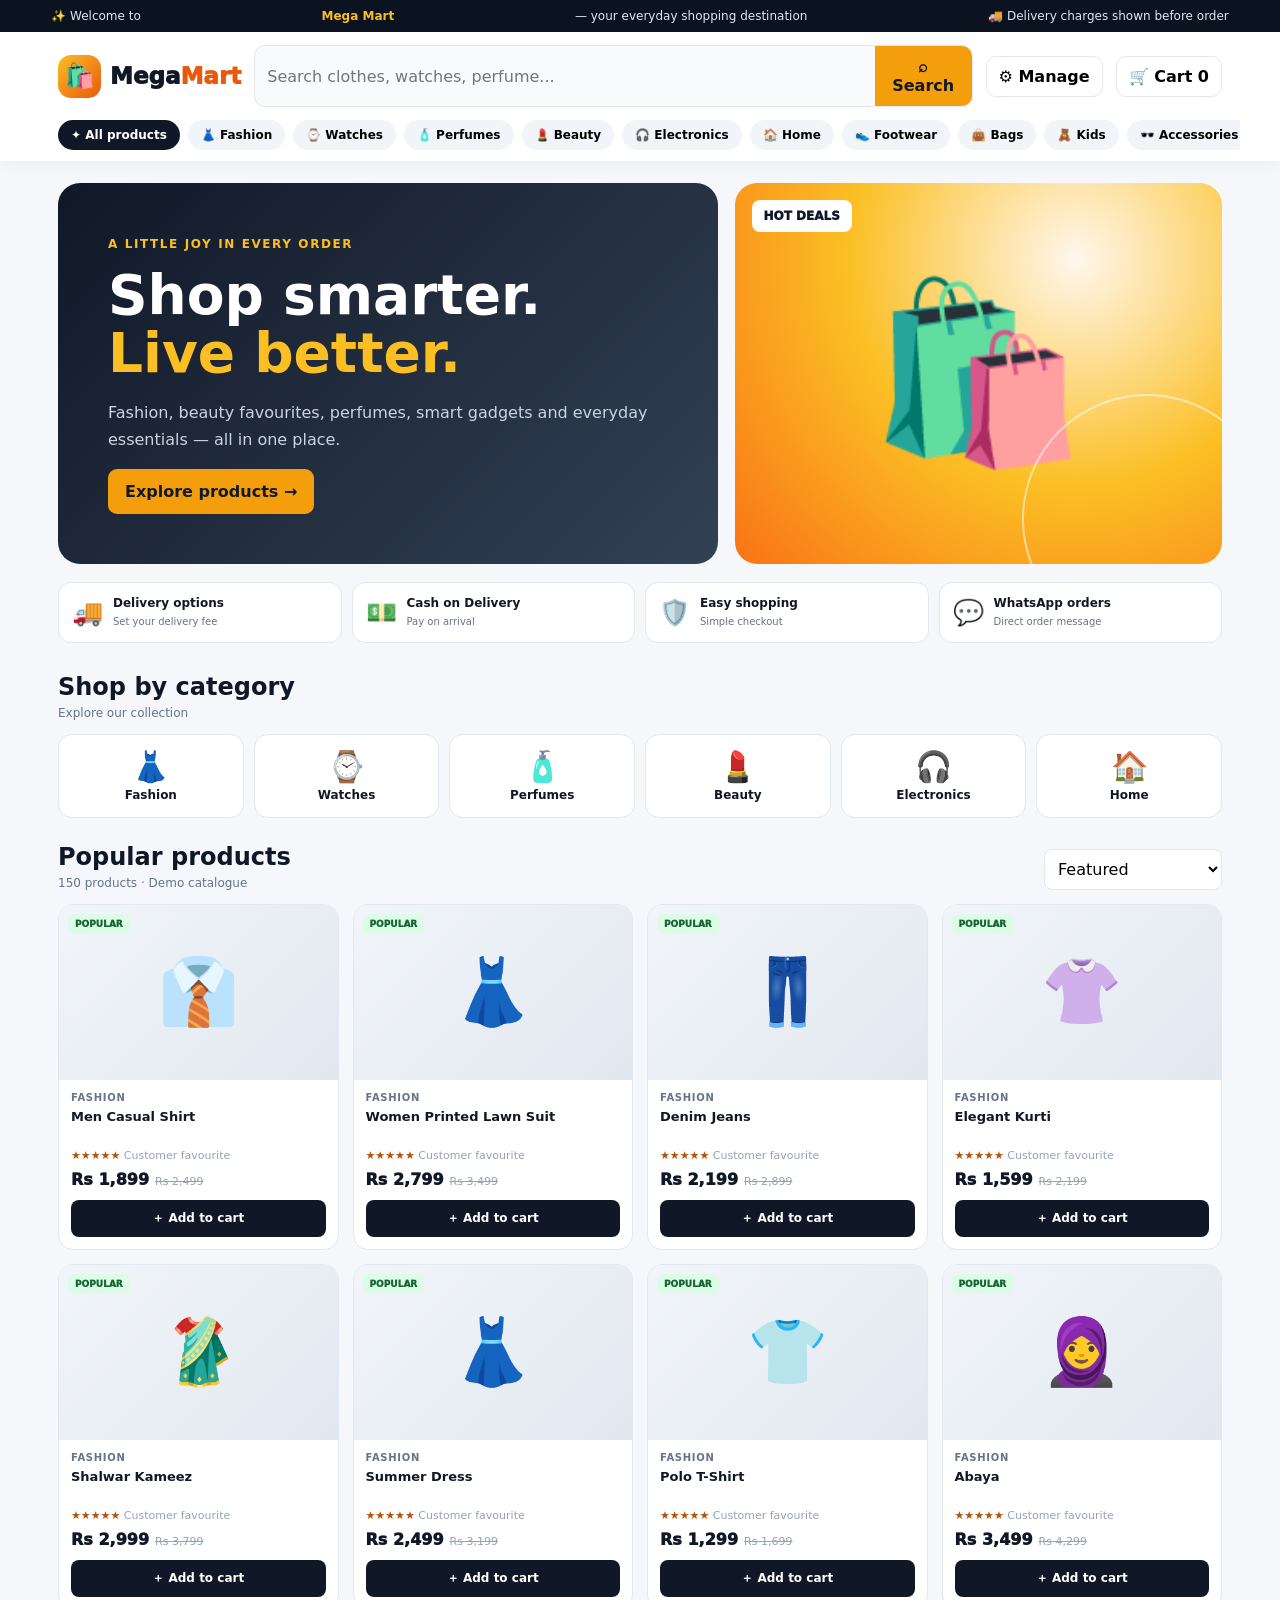
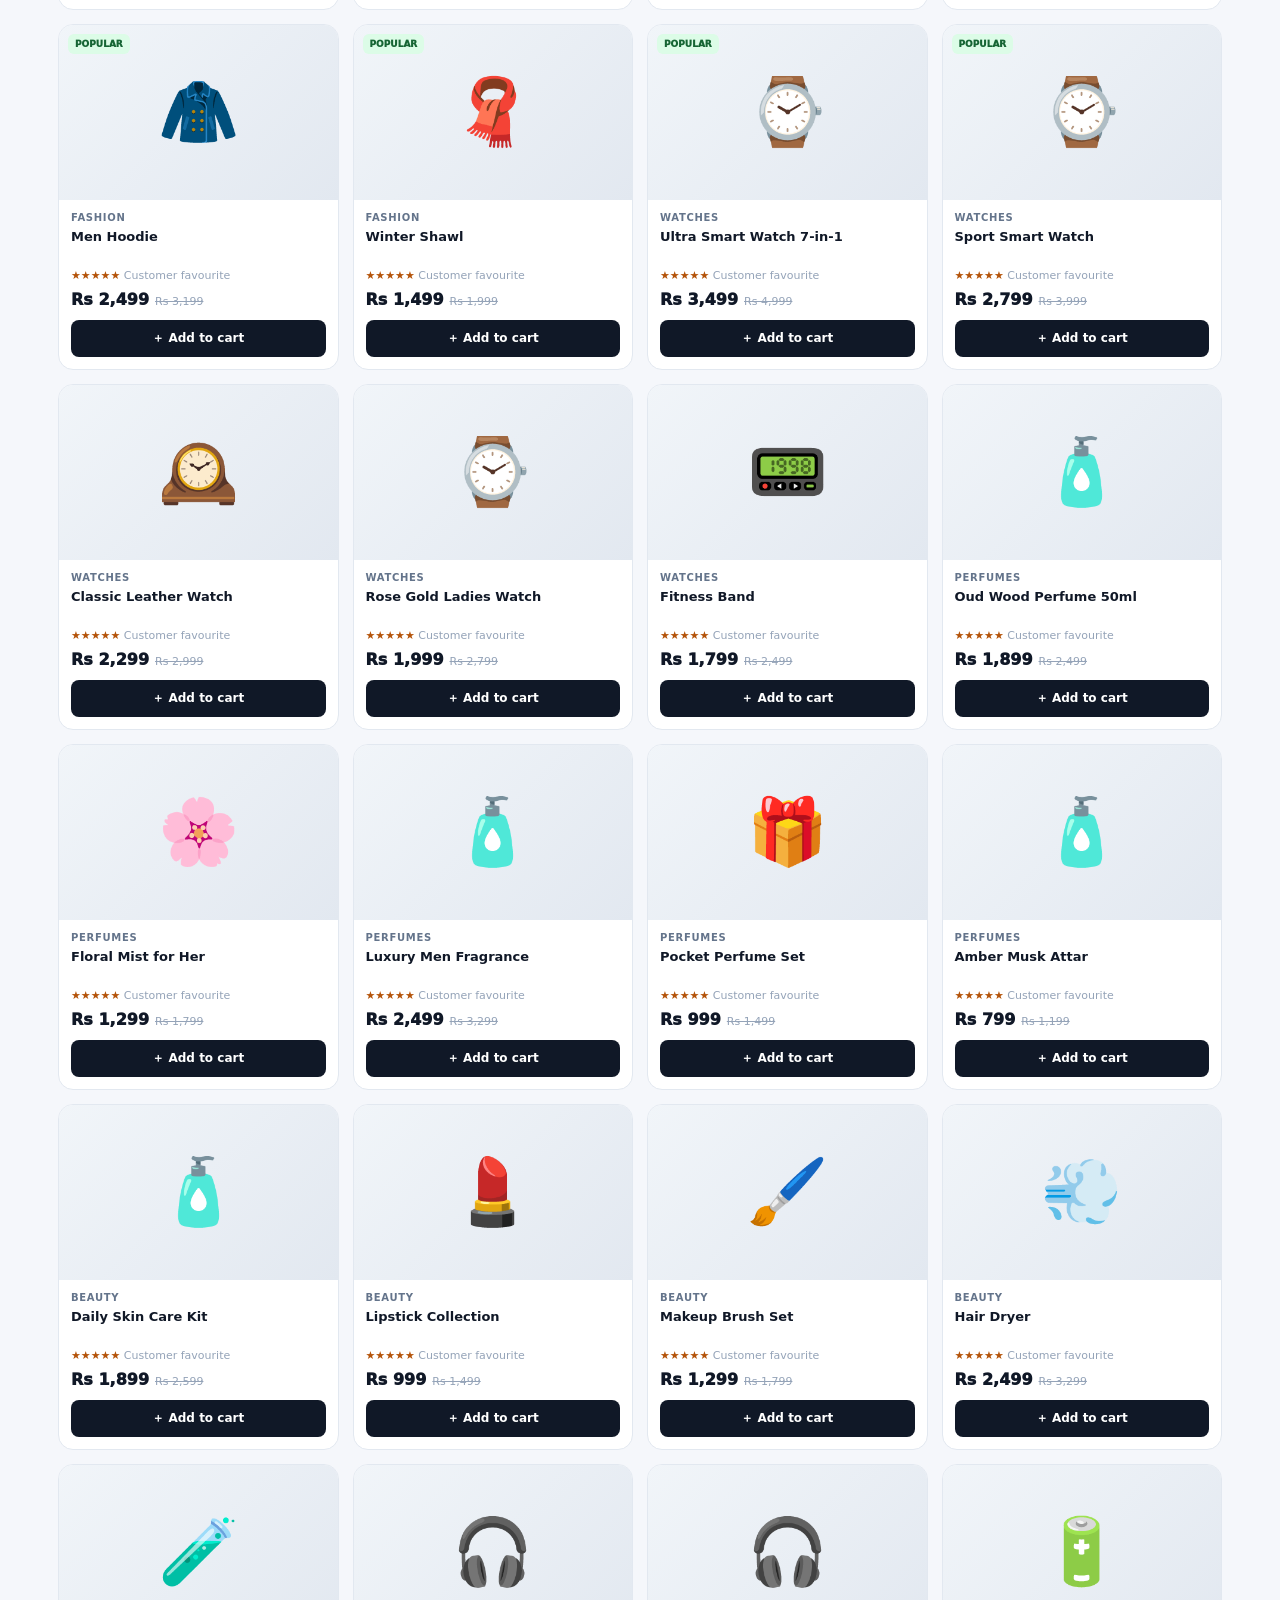
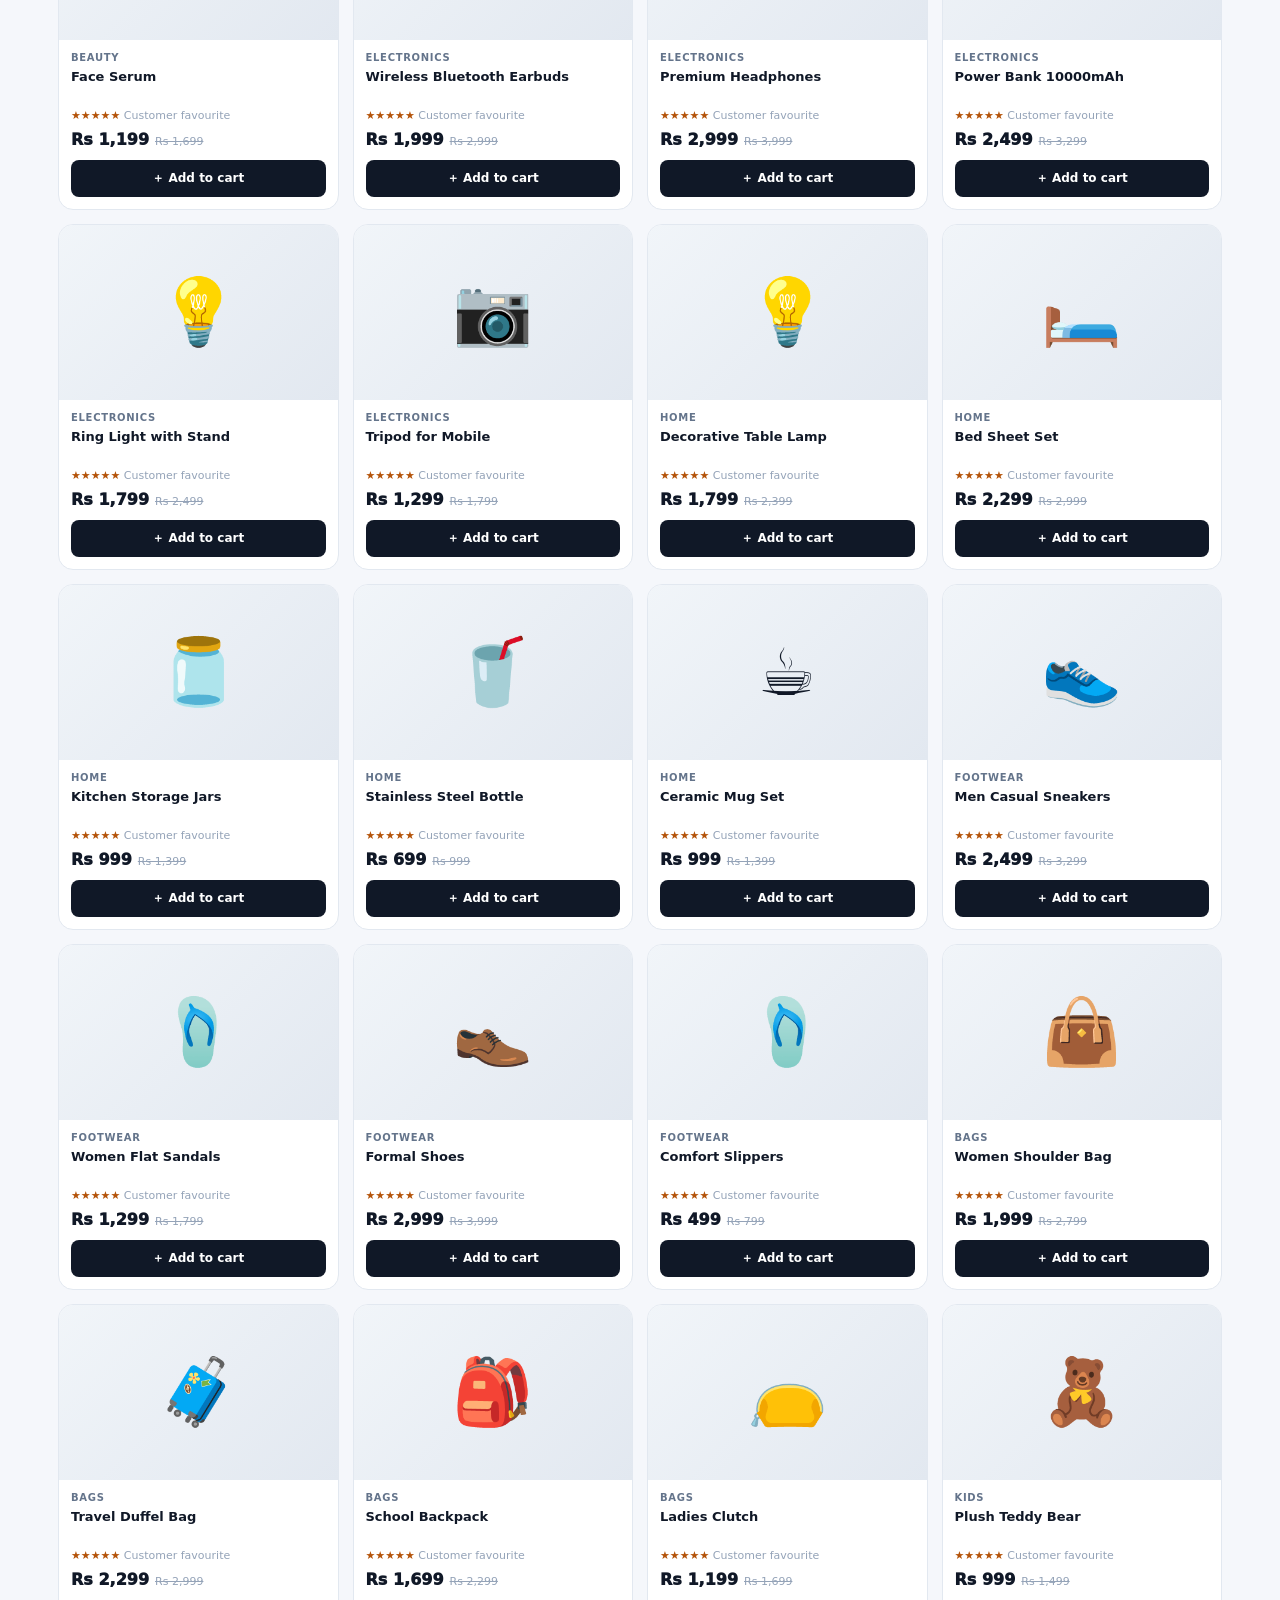
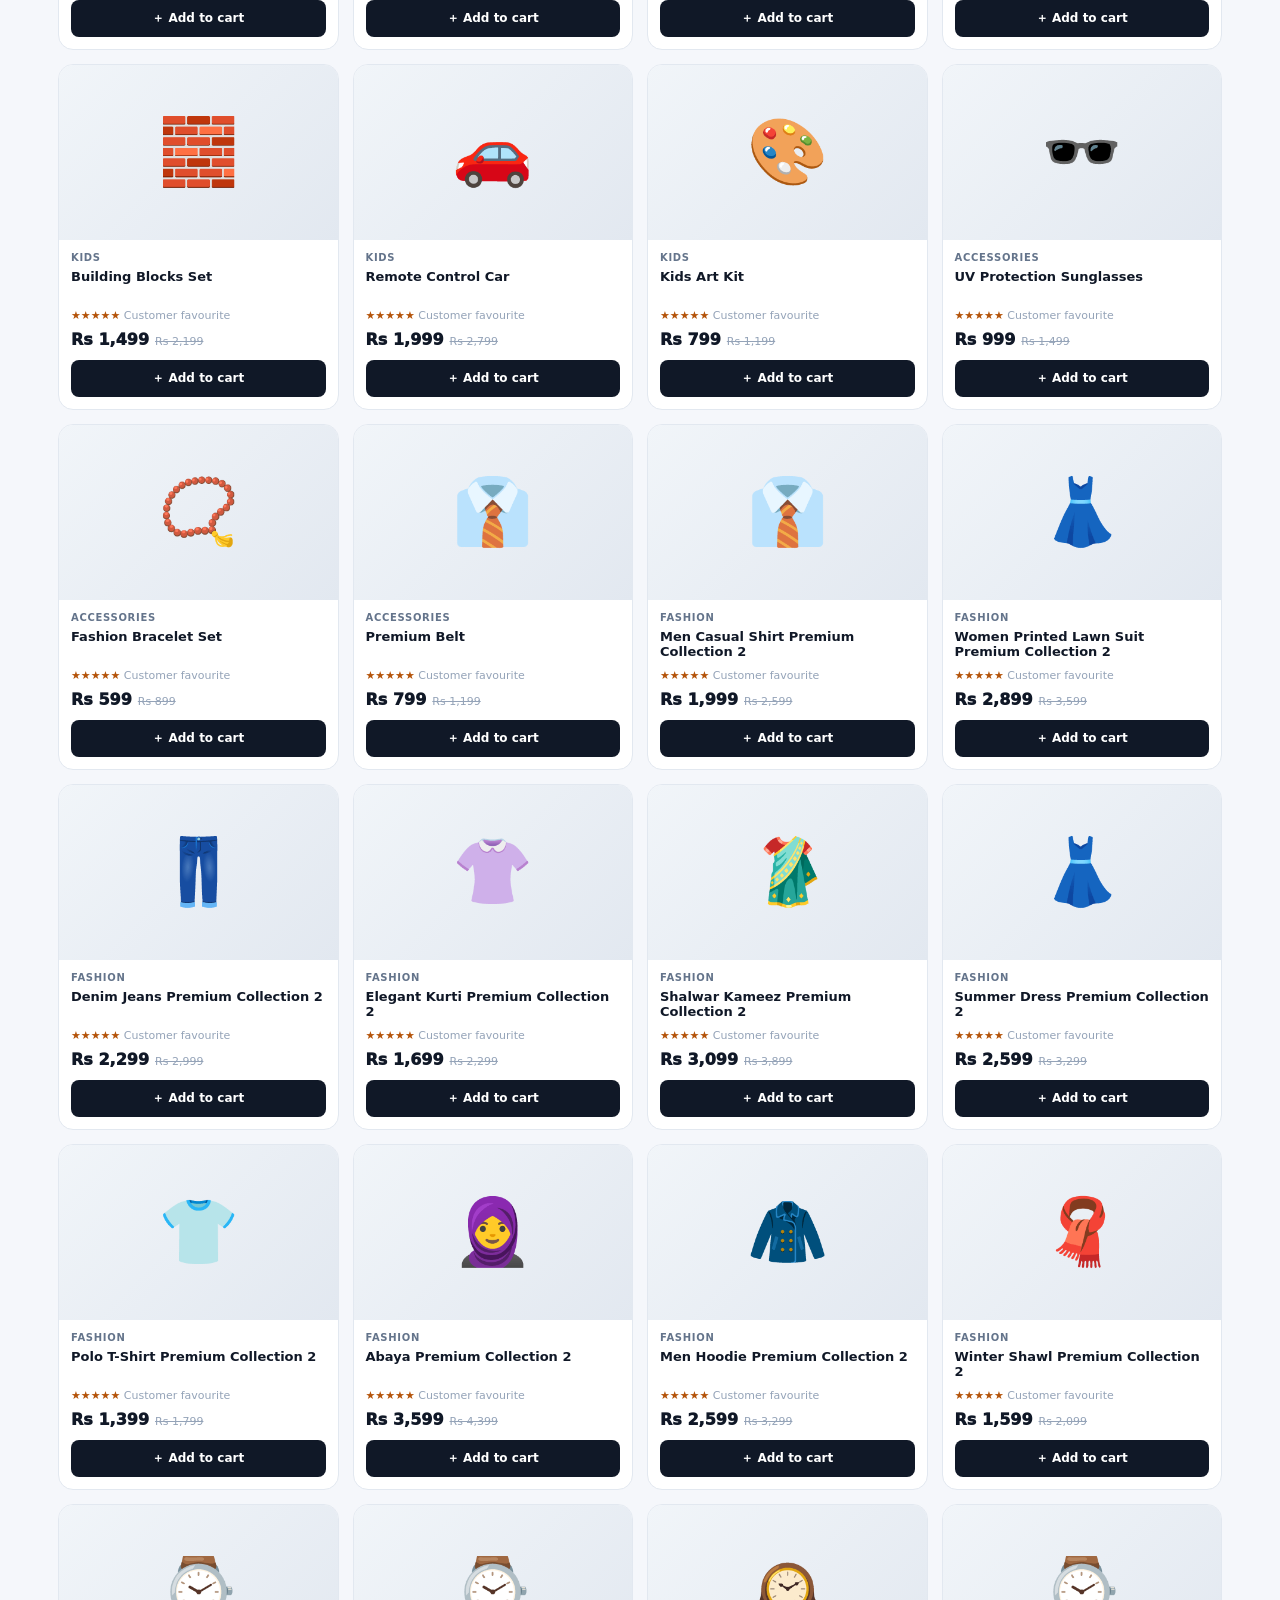
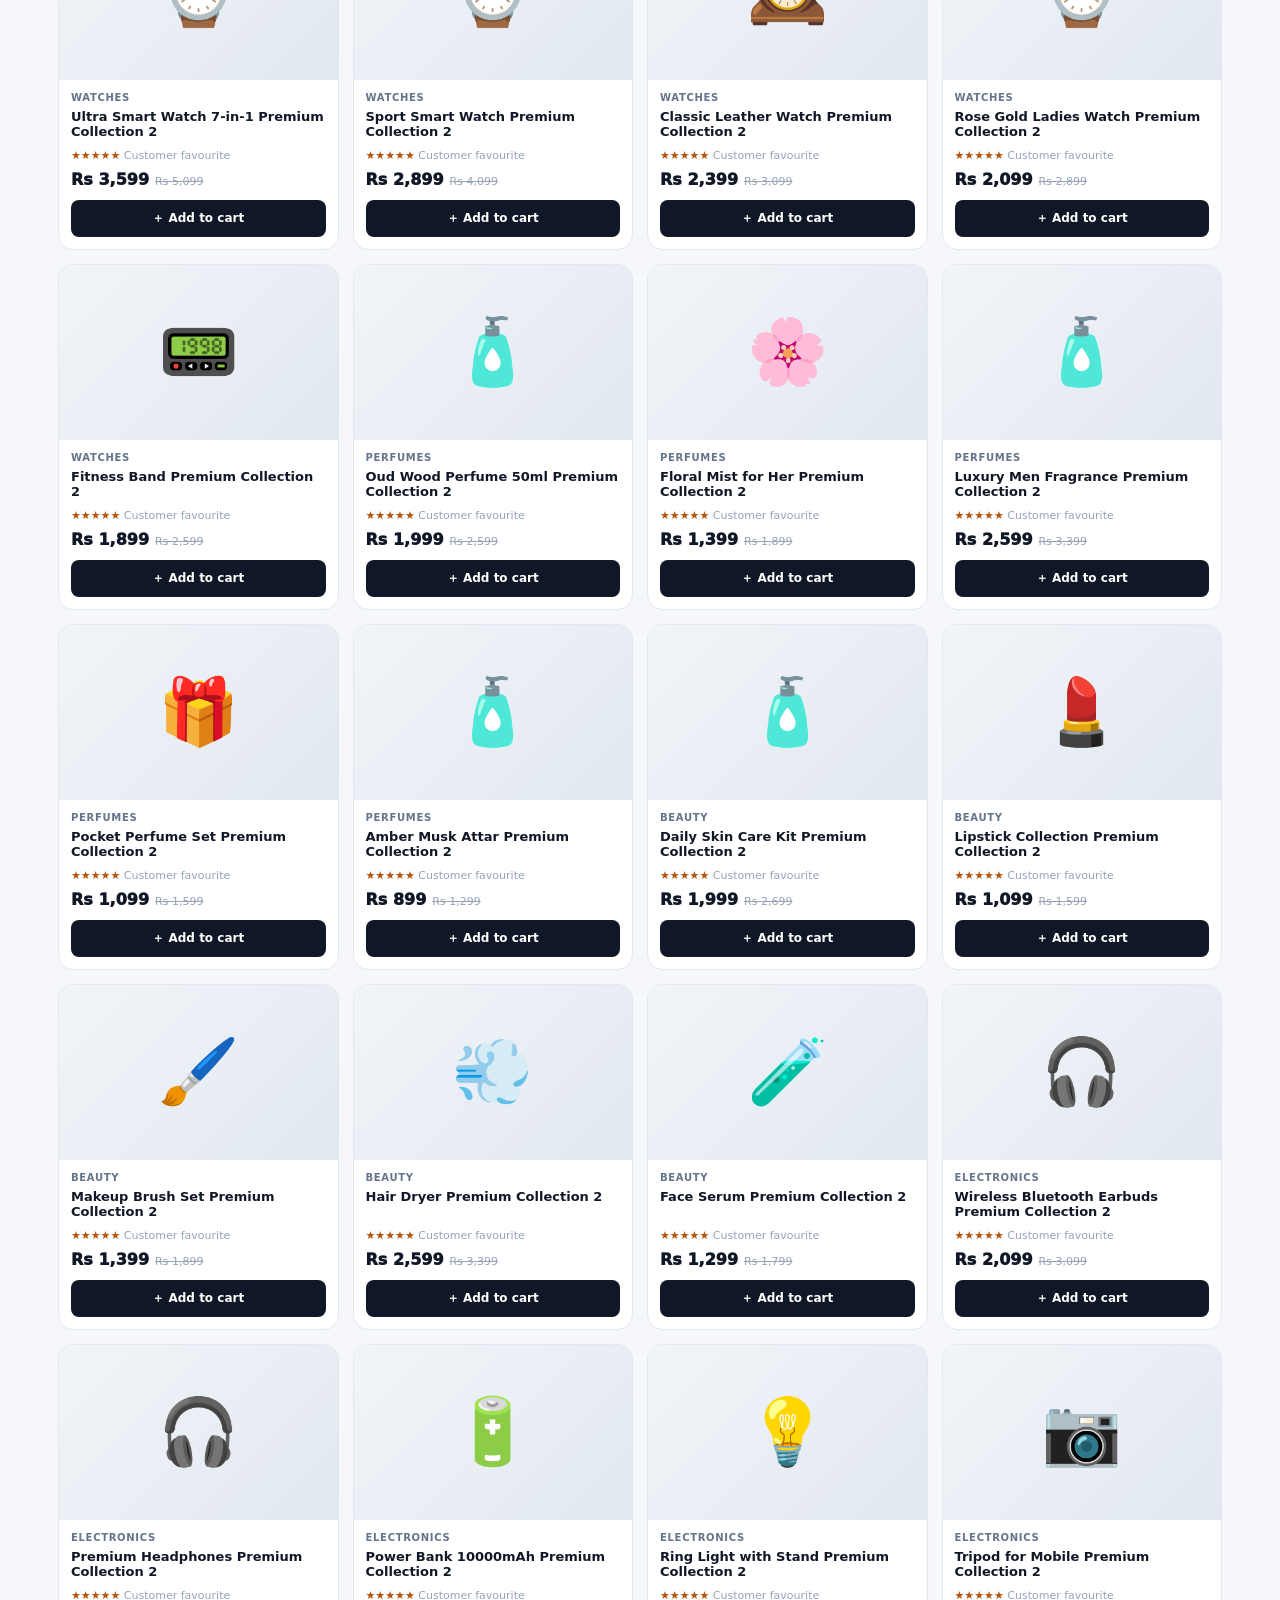
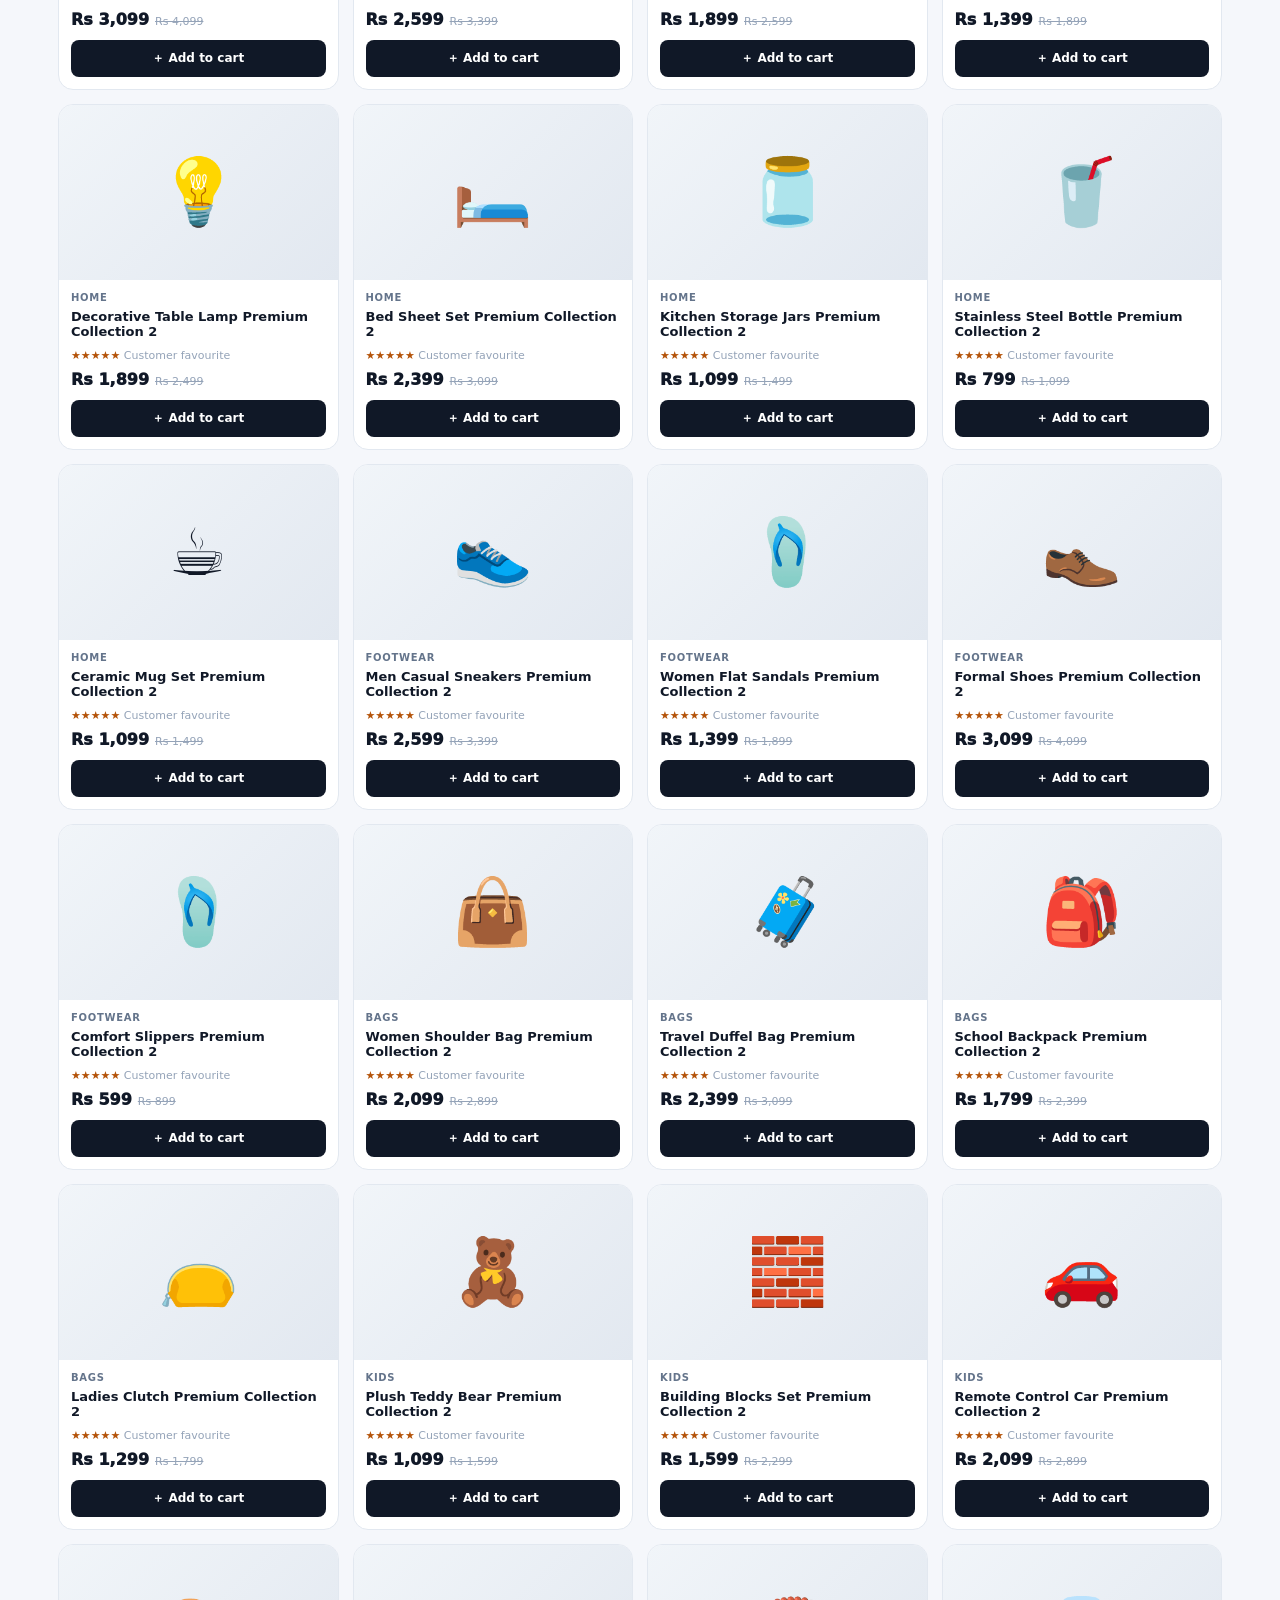
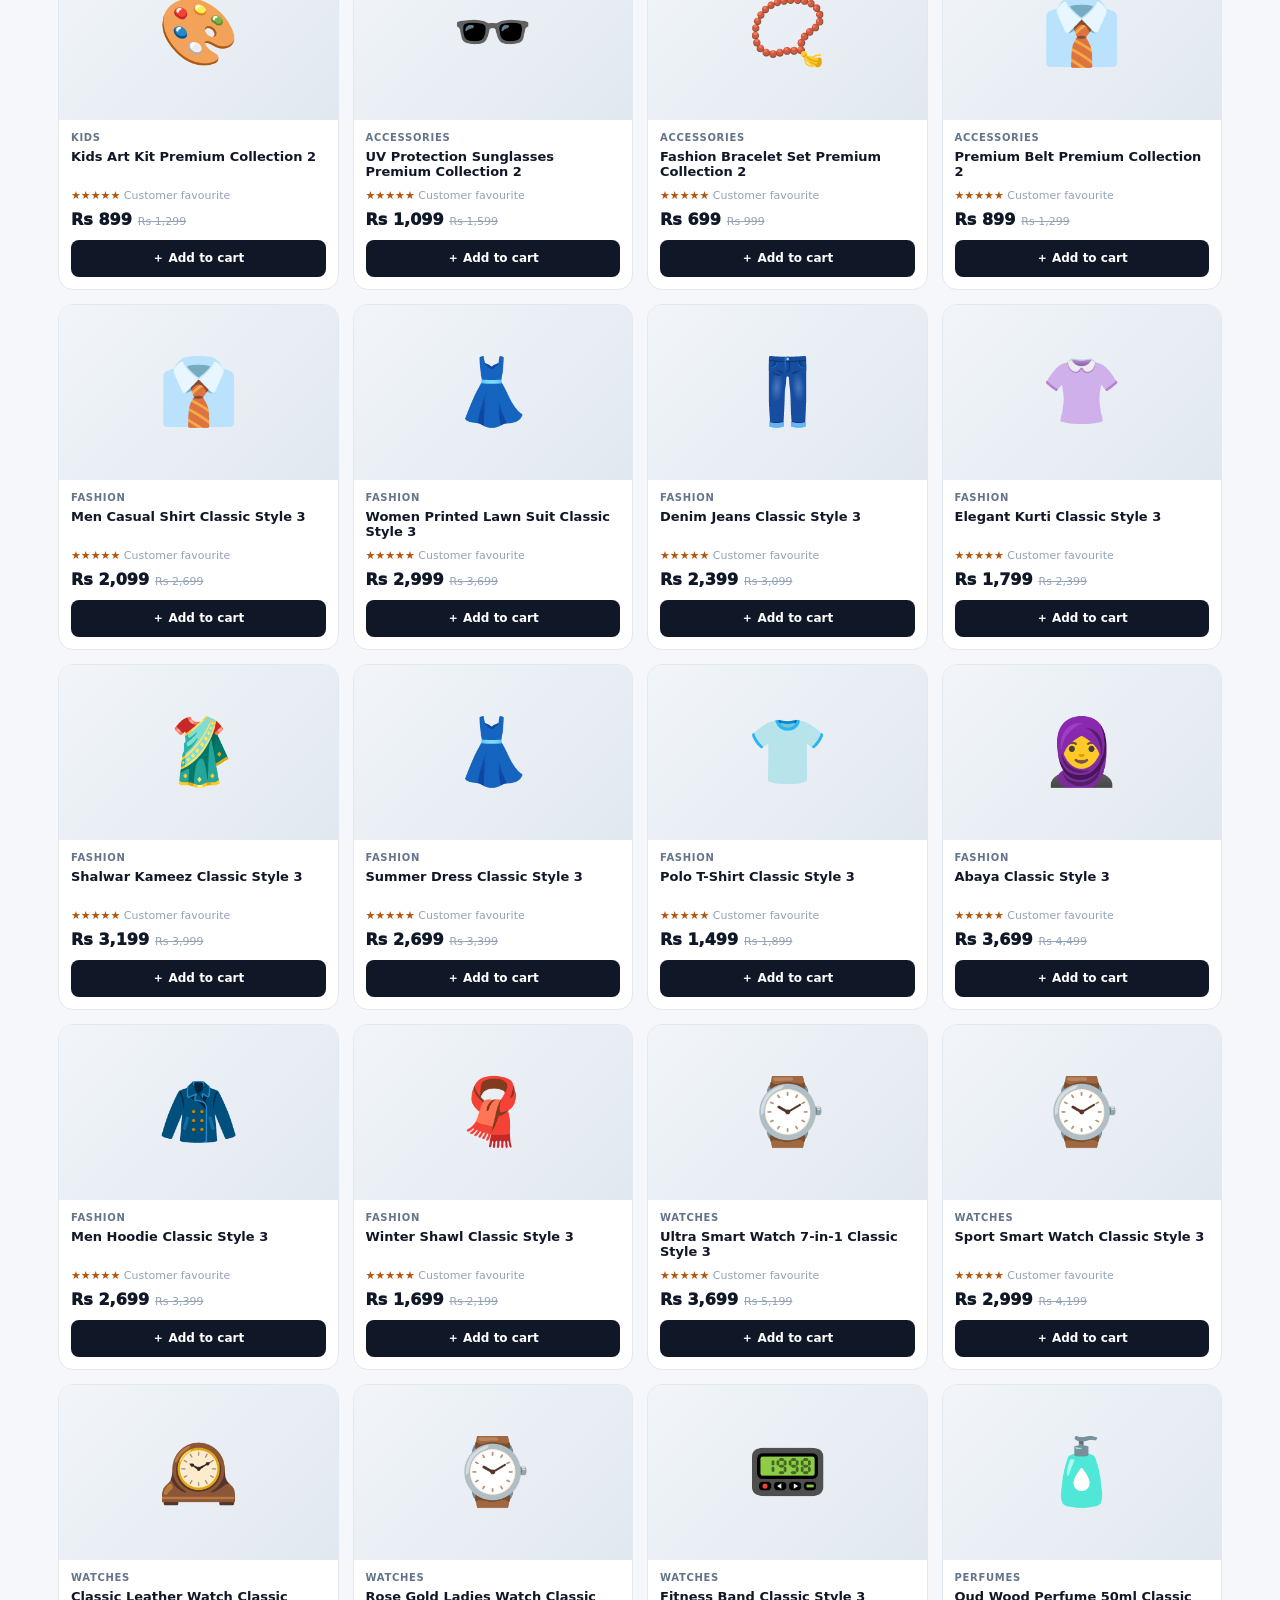
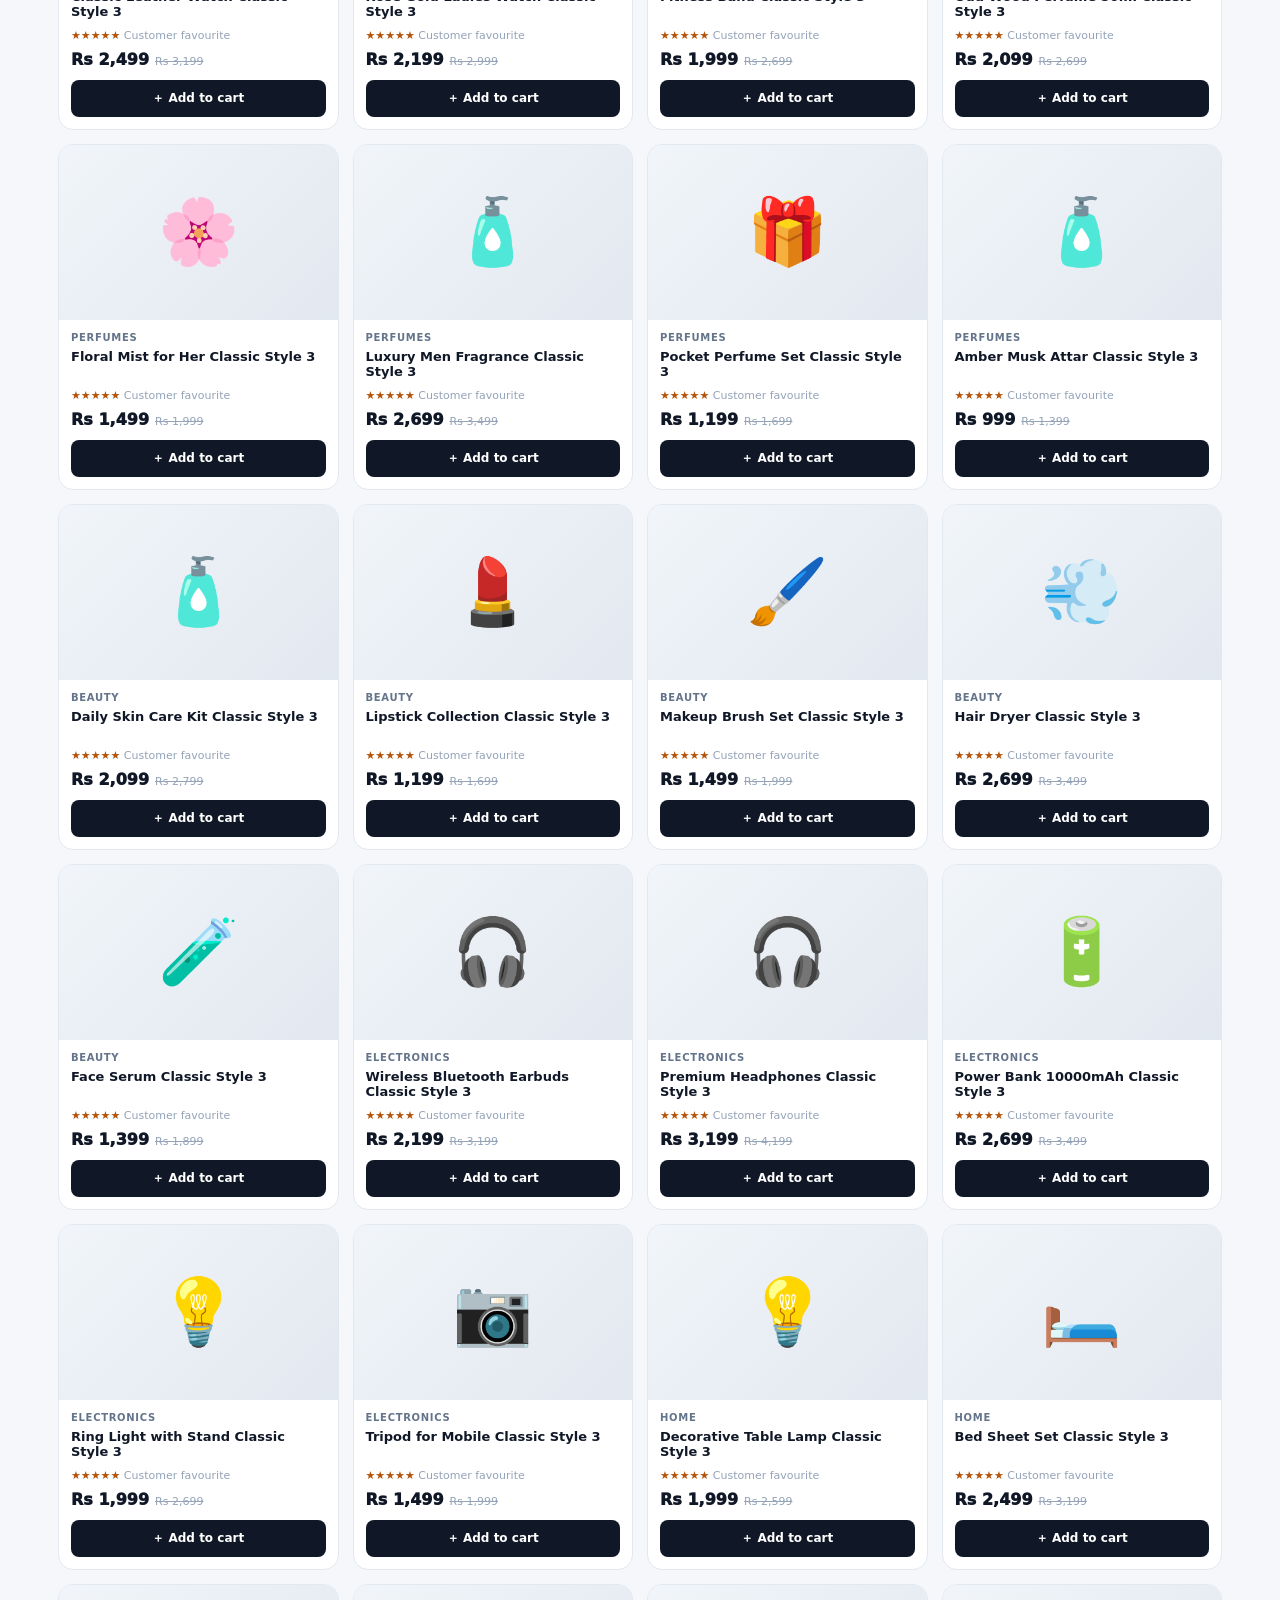
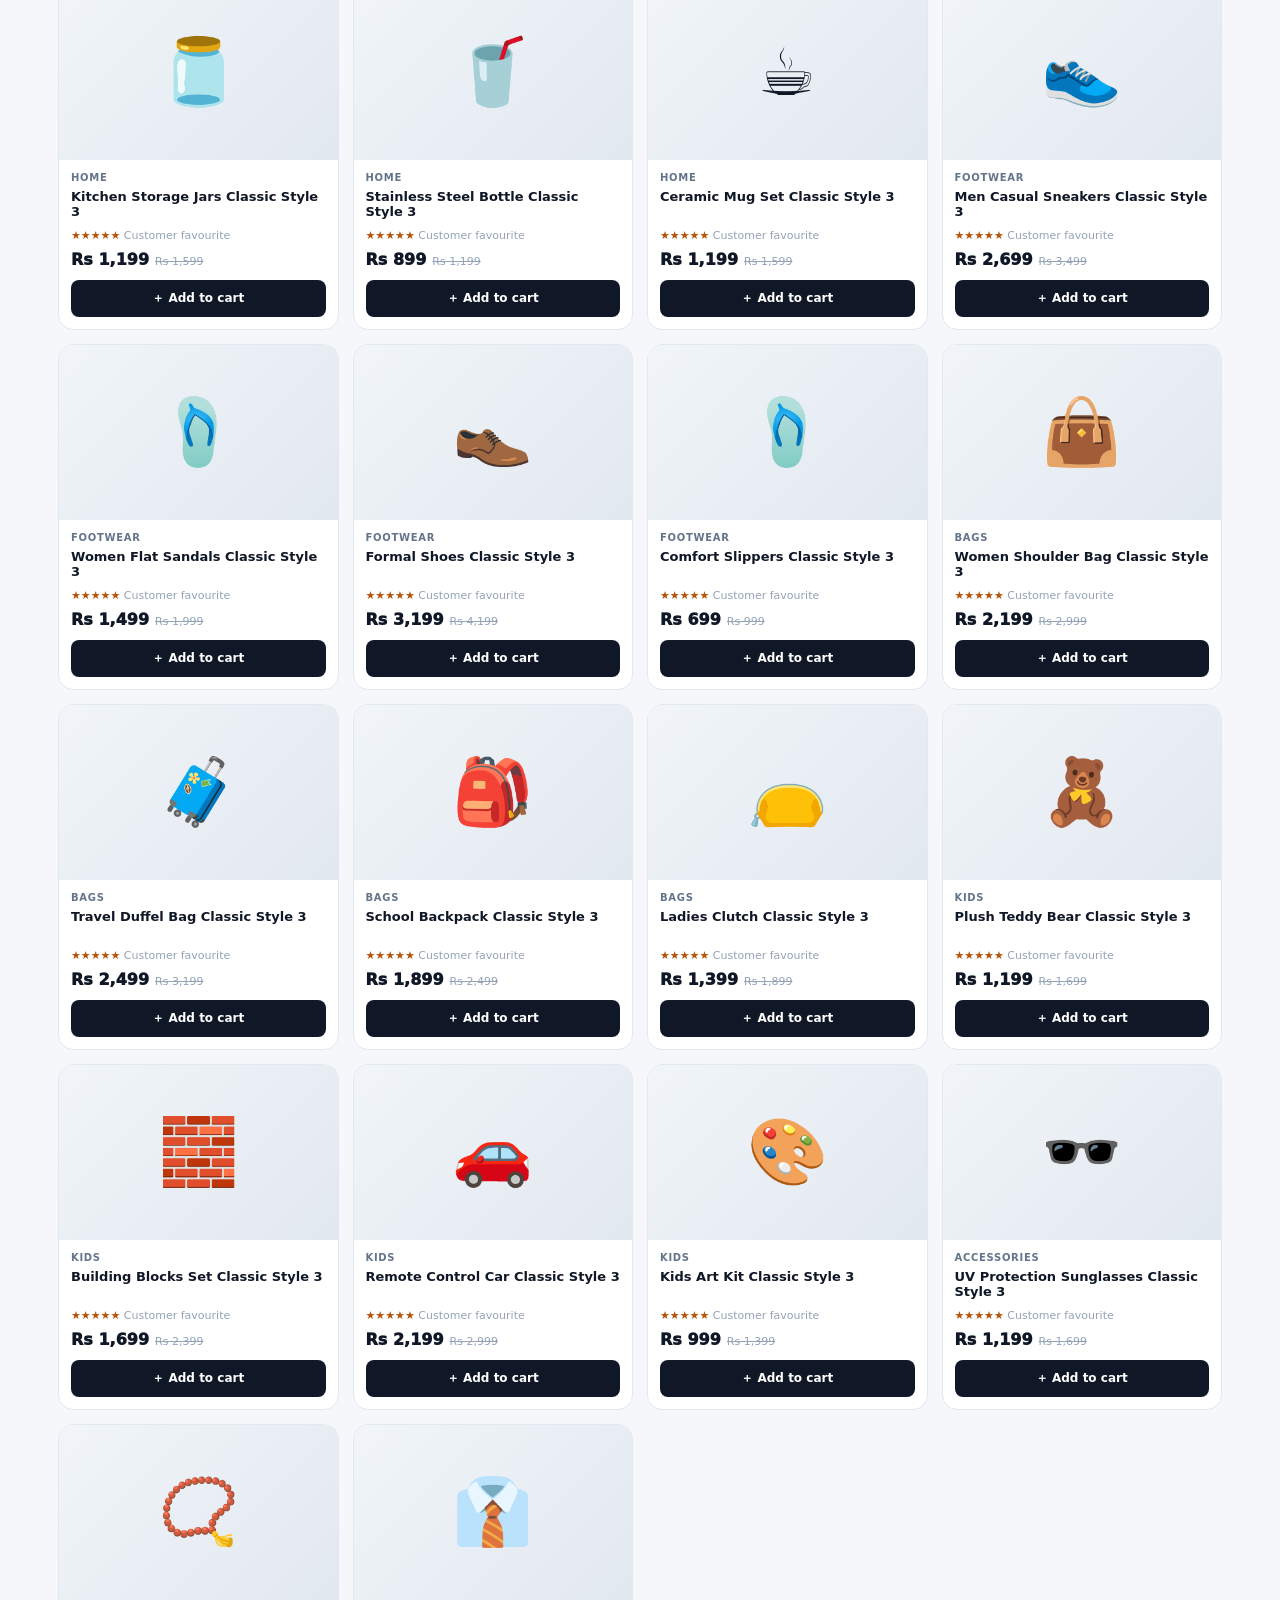
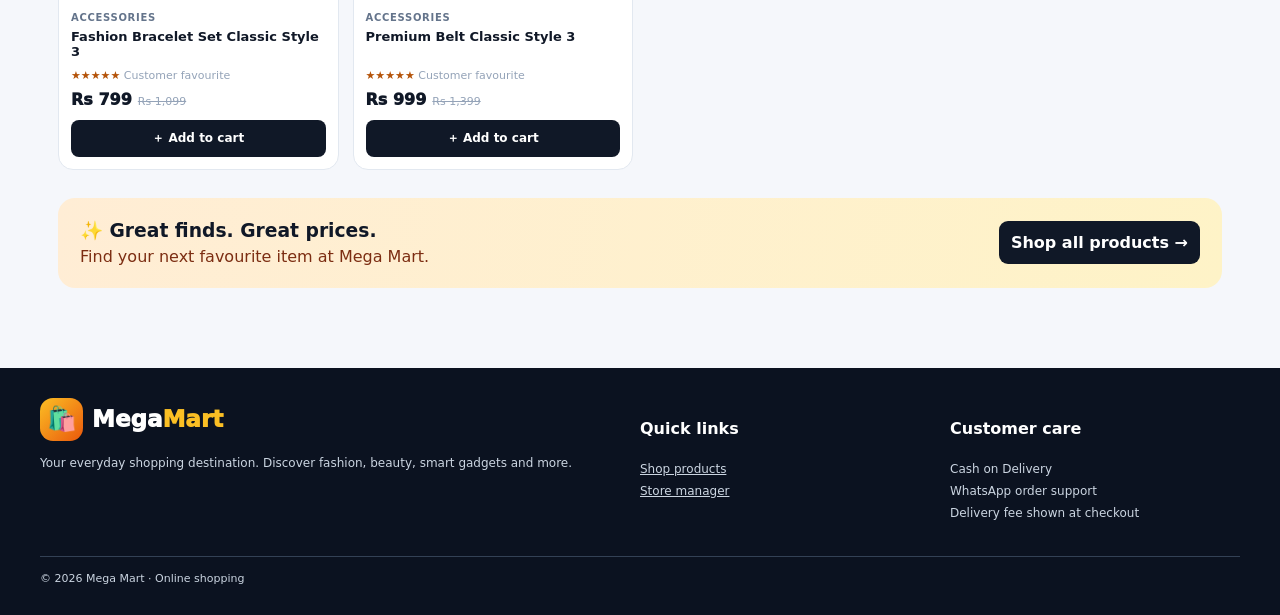
<file: index.html>
<!doctype html>
<html lang="en">
<head>
<meta charset="utf-8"><meta name="viewport" content="width=device-width,initial-scale=1"><meta name="theme-color" content="#101827">
<title>Mega Mart | Online Shopping Pakistan</title>
<style>
:root{--ink:#101827;--orange:#f59e0b;--orange2:#ea580c;--muted:#64748b;--line:#e2e8f0;--bg:#f5f7fb;--green:#16a34a}*{box-sizing:border-box}body{margin:0;background:var(--bg);color:var(--ink);font-family:system-ui,-apple-system,Segoe UI,Arial,sans-serif}button,input,select,textarea{font:inherit}button{cursor:pointer}.announcement{background:#0b1220;color:#e2e8f0;padding:9px 4%;display:flex;justify-content:space-between;gap:8px;flex-wrap:wrap;font-size:12px}.announcement b{color:#fbbf24}.header{background:white;position:sticky;top:0;z-index:10;box-shadow:0 4px 20px #0f172a0a}.headrow,.nav,.container,.footer-inner{max-width:1200px;margin:auto}.headrow{padding:13px 18px;display:flex;align-items:center;gap:13px}.logo{display:flex;align-items:center;gap:9px;font-size:23px;font-weight:950;white-space:nowrap}.logo-mark{display:grid;place-items:center;width:43px;height:43px;border-radius:13px;background:linear-gradient(135deg,#fbbf24,#ea580c);color:white;font-size:24px}.search{display:flex;flex:1;min-width:80px;border:1px solid var(--line);border-radius:11px;overflow:hidden;background:#f8fafc}.search input{width:100%;min-width:0;border:0;outline:0;background:transparent;padding:12px}.search button,.primary{border:0;background:var(--orange);padding:11px 15px;font-weight:850;color:#111827}.outline{background:white;border:1px solid var(--line);border-radius:10px;padding:10px 12px;white-space:nowrap;font-weight:750}.nav{display:flex;gap:8px;padding:0 18px 11px;overflow:auto}.nav button{border:0;border-radius:30px;background:#f1f5f9;padding:8px 13px;white-space:nowrap;font-size:12px;font-weight:800}.nav button.active{background:var(--ink);color:white}.container{padding:22px 18px}.hero{display:grid;grid-template-columns:1.15fr .85fr;gap:17px}.hero-copy{padding:clamp(25px,5vw,50px);border-radius:22px;background:linear-gradient(135deg,#101827,#334155);color:white;min-height:300px}.eyebrow{font-size:12px;letter-spacing:1.6px;color:#fbbf24;font-weight:900}.hero h1{font-size:clamp(34px,5vw,55px);line-height:1.05;margin:15px 0}.hero p{color:#cbd5e1;line-height:1.7;max-width:540px}.hero .primary{border-radius:9px;padding:13px 17px}.hero-art{position:relative;overflow:hidden;border-radius:22px;min-height:300px;display:grid;place-items:center;background:radial-gradient(circle at 70% 20%,#fff7ed,#fbbf24 50%,#f97316);font-size:clamp(100px,16vw,175px)}.hero-art:before{content:'HOT DEALS';position:absolute;left:17px;top:17px;background:white;border-radius:8px;padding:9px 12px;font-size:12px;font-weight:950}.art-circle{position:absolute;width:250px;height:250px;border-radius:50%;border:2px solid #fff8;right:-50px;bottom:-80px}.features{display:grid;grid-template-columns:repeat(4,1fr);gap:10px;margin:18px 0 30px}.feature{background:white;border:1px solid var(--line);border-radius:13px;padding:13px;display:flex;gap:10px;align-items:center}.feature>span{font-size:25px}.feature b{display:block;font-size:12px}.feature small{font-size:10px;color:var(--muted)}.section-head{display:flex;justify-content:space-between;align-items:end;gap:10px;margin:25px 0 14px}.section-head h2{margin:0;font-size:24px}.section-head p{margin:5px 0 0;color:var(--muted);font-size:12px}.categories{display:grid;grid-template-columns:repeat(6,1fr);gap:10px}.category-card{background:white;border:1px solid var(--line);border-radius:14px;text-align:center;padding:14px 6px;color:var(--ink)}.category-card span{display:block;font-size:30px}.category-card b{font-size:12px}.product-grid{display:grid;grid-template-columns:repeat(4,minmax(0,1fr));gap:14px}.product{background:white;border:1px solid var(--line);border-radius:15px;overflow:hidden;display:flex;flex-direction:column;min-width:0}.product-photo{height:175px;background:linear-gradient(135deg,#f1f5f9,#e2e8f0);display:grid;place-items:center;font-size:65px;position:relative;overflow:hidden}.product-photo img{width:100%;height:100%;object-fit:cover}.tag{position:absolute;top:9px;left:9px;background:#dcfce7;color:#166534;border-radius:6px;padding:5px 7px;font-size:9px;font-weight:950}.product-body{padding:12px;display:flex;flex-direction:column;flex:1}.product-category{font-size:10px;color:var(--muted);text-transform:uppercase;font-weight:850;letter-spacing:.7px}.product-name{font-size:13px;font-weight:850;margin:6px 0;min-height:34px}.rating{font-size:11px;color:#b45309;margin-bottom:8px}.price{font-size:16px;font-weight:950}.old-price{font-size:11px;color:#94a3b8;text-decoration:line-through;margin-left:6px}.add-button{margin-top:11px;border:0;border-radius:8px;padding:10px;background:var(--ink);color:white;font-size:12px;font-weight:850}.add-button:hover{background:var(--orange2)}.promo{margin:28px 0;background:linear-gradient(100deg,#ffedd5,#fef3c7);padding:22px;border-radius:17px;display:flex;align-items:center;justify-content:space-between;gap:12px}.promo h3{margin:0 0 5px}.promo p{margin:0;color:#7c2d12}.promo button{background:var(--ink);color:white;border:0;border-radius:9px;padding:12px;font-weight:850}.empty{grid-column:1/-1;background:white;border-radius:12px;padding:35px;text-align:center;color:var(--muted)}.footer{background:#0b1220;color:#cbd5e1;padding:30px 18px;margin-top:30px}.footer-inner{display:grid;grid-template-columns:2fr 1fr 1fr;gap:20px}.footer h3,.footer h4{color:white}.footer p{font-size:12px;line-height:1.8}.copyright{max-width:1200px;margin:20px auto 0;border-top:1px solid #334155;padding-top:15px;font-size:11px}.admin{display:none;background:white;border:1px solid var(--line);border-radius:16px;padding:18px;margin:25px 0}.admin.show{display:block}.note{color:var(--muted);font-size:12px;line-height:1.6}.form-grid{display:grid;grid-template-columns:repeat(3,minmax(0,1fr));gap:9px}.form-grid input,.form-grid select,.form-grid textarea{min-width:0;width:100%;padding:11px;border:1px solid #cbd5e1;border-radius:8px;background:white}.form-grid button{border:0;background:var(--ink);color:white;border-radius:8px;padding:11px;font-weight:850}.manage-item{display:flex;justify-content:space-between;align-items:center;gap:10px;padding:10px;border:1px solid var(--line);border-radius:9px;margin-top:8px;font-size:12px}.manage-item button{border:0;border-radius:7px;padding:7px}.overlay{display:none;position:fixed;inset:0;background:#0008;z-index:20}.overlay.show{display:block}.drawer{position:fixed;z-index:21;right:0;top:0;height:100%;width:min(430px,100%);background:white;transform:translateX(110%);transition:.25s;display:flex;flex-direction:column}.drawer.show{transform:translateX(0)}.drawer-head,.drawer-foot{padding:17px;border-bottom:1px solid var(--line);display:flex;justify-content:space-between;align-items:center}.drawer-head h3{margin:0}.drawer-content{padding:15px;overflow:auto;flex:1}.drawer-foot{display:block;border-top:1px solid var(--line);border-bottom:0}.close{border:0;border-radius:8px;background:#f1f5f9;font-size:22px;width:35px;height:35px}.cart-item{display:grid;grid-template-columns:45px 1fr auto;gap:9px;padding:12px 0;border-bottom:1px solid var(--line);align-items:center}.thumb{display:grid;place-items:center;background:#f1f5f9;border-radius:8px;height:45px;font-size:24px}.cart-item b{font-size:12px}.qty{display:flex;gap:7px;align-items:center;margin-top:6px}.qty button{width:24px;height:24px;background:white;border:1px solid var(--line);border-radius:5px}.total-row{display:flex;justify-content:space-between;margin:8px 0;font-size:13px}.checkout{width:100%;padding:13px;border:0;border-radius:9px;background:#16a34a;color:white;font-weight:900;margin-top:10px}.toast{position:fixed;z-index:40;bottom:20px;left:50%;transform:translate(-50%,20px);opacity:0;background:#111827;color:white;padding:12px 16px;border-radius:10px;font-size:12px;transition:.2s;pointer-events:none;max-width:90vw}.toast.show{opacity:1;transform:translate(-50%,0)}
@media(max-width:850px){.product-grid{grid-template-columns:repeat(3,minmax(0,1fr))}.categories{grid-template-columns:repeat(3,1fr)}.hero{grid-template-columns:1fr .8fr}.features{grid-template-columns:repeat(2,1fr)}}@media(max-width:580px){.announcement{justify-content:center;text-align:center}.headrow{display:grid;grid-template-columns:1fr auto;gap:9px;padding:11px}.logo{font-size:20px}.search{grid-column:1/-1;grid-row:2}.outline{padding:9px;font-size:12px}.nav{padding:0 12px 10px}.container{padding:14px 11px}.hero{grid-template-columns:1fr;gap:11px}.hero-copy{min-height:240px;padding:25px}.hero-art{min-height:170px;font-size:100px}.features{gap:7px}.feature{padding:10px}.feature>span{font-size:21px}.feature b{font-size:11px}.feature small{font-size:9px}.categories{gap:7px}.category-card{padding:10px 4px}.category-card span{font-size:25px}.category-card b{font-size:10px}.product-grid{grid-template-columns:repeat(2,minmax(0,1fr));gap:9px}.product-photo{height:135px;font-size:54px}.product-body{padding:9px}.product-name{font-size:12px}.price{font-size:14px}.add-button{padding:9px;font-size:11px}.section-head h2{font-size:21px}.promo{align-items:flex-start;flex-direction:column}.footer-inner{grid-template-columns:1fr 1fr}.footer-inner>div:first-child{grid-column:1/-1}.form-grid{grid-template-columns:1fr}.footer{padding-bottom:25px}}
</style></head>
<body>
<div class="announcement">✨ Welcome to <b>Mega Mart</b> — your everyday shopping destination <span>🚚 Delivery charges shown before order</span></div>
<header class="header"><div class="headrow"><div class="logo"><span class="logo-mark">🛍️</span><span>Mega<span style="color:#ea580c">Mart</span></span></div><form class="search" id="searchForm"><input id="searchInput" placeholder="Search clothes, watches, perfume..." aria-label="Search products"><button>⌕ Search</button></form><button class="outline" id="adminOpen">⚙ Manage</button><button class="outline" id="cartOpen">🛒 Cart <b id="cartCount">0</b></button></div><nav class="nav" id="nav"></nav></header>
<main class="container"><section class="hero"><div class="hero-copy"><span class="eyebrow">A LITTLE JOY IN EVERY ORDER</span><h1>Shop smarter.<br><span style="color:#fbbf24">Live better.</span></h1><p>Fashion, beauty favourites, perfumes, smart gadgets and everyday essentials — all in one place.</p><button class="primary" id="exploreBtn">Explore products →</button></div><div class="hero-art"><span class="art-circle"></span>🛍️</div></section>
<section class="features"><div class="feature"><span>🚚</span><div><b>Delivery options</b><small>Set your delivery fee</small></div></div><div class="feature"><span>💵</span><div><b>Cash on Delivery</b><small>Pay on arrival</small></div></div><div class="feature"><span>🛡️</span><div><b>Easy shopping</b><small>Simple checkout</small></div></div><div class="feature"><span>💬</span><div><b>WhatsApp orders</b><small>Direct order message</small></div></div></section>
<section><div class="section-head"><div><h2>Shop by category</h2><p>Explore our collection</p></div></div><div class="categories" id="categories"></div></section>
<section id="productsSection"><div class="section-head"><div><h2 id="productsTitle">Popular products</h2><p id="productsSub">150 products ready to explore</p></div><select id="sortSelect" style="padding:9px;border:1px solid var(--line);border-radius:8px;background:white"><option value="featured">Featured</option><option value="low">Price: low to high</option><option value="high">Price: high to low</option><option value="name">Name A–Z</option></select></div><div class="product-grid" id="productGrid"></div></section>
<section class="promo"><div><h3>✨ Great finds. Great prices.</h3><p>Find your next favourite item at Mega Mart.</p></div><button id="shopAll">Shop all products →</button></section>
<section class="admin" id="adminPanel"><div class="section-head" style="margin-top:0"><div><h2>Store Manager</h2><p>Manage products and delivery settings</p></div><button class="outline" id="adminClose">Close ✕</button></div><div style="background:#f8fafc;border:1px solid #e2e8f0;border-radius:12px;padding:14px;margin:12px 0"><b>🔐 Admin login (online store)</b><p class="note">Login with your Supabase Authentication email and password to save changes online. Demo catalogue remains visible even when the online database is empty.</p><form id="loginForm" class="form-grid"><input id="adminEmail" type="email" required placeholder="Admin email"><input id="adminPassword" type="password" required placeholder="Admin password"><button>Login</button></form><div id="loginStatus" class="note" style="margin-top:8px">Not logged in</div><button id="logoutBtn" class="outline" style="display:none;margin-top:8px">Log out</button></div><p class="note" id="cloudNotice">Catalogue mode: demo products. Sign in to upload and manage the shared online catalogue.</p><h3>Add product</h3><form id="addForm" class="form-grid"><input id="productName" required placeholder="Product name"><select id="productCategory"></select><input id="productPrice" required type="number" min="1" placeholder="Price in PKR"><input id="productOldPrice" type="number" min="0" placeholder="Old price (optional)"><input id="productEmoji" placeholder="Emoji e.g. ⌚" maxlength="8"><input id="productImage" type="url" placeholder="Image URL (optional)"><textarea id="productDesc" placeholder="Short description (optional)"></textarea><button>＋ Add product</button></form><hr style="border:0;border-top:1px solid var(--line);margin:20px 0"><h3>Delivery settings</h3><form id="deliveryForm" class="form-grid"><input id="deliveryFee" type="number" min="0" placeholder="Delivery fee PKR"><input id="freeLimit" type="number" min="0" placeholder="Free delivery over (0 = off)"><button>Save delivery settings</button></form><h3 style="margin-top:24px">Your products</h3><div id="manageList"></div><button class="outline" id="restoreDemo" style="margin-top:15px">Restore 150 demo products</button></section></main>
<footer class="footer"><div class="footer-inner"><div><div class="logo" style="color:white"><span class="logo-mark">🛍️</span><span>Mega<span style="color:#fbbf24">Mart</span></span></div><p>Your everyday shopping destination. Discover fashion, beauty, smart gadgets and more.</p></div><div><h4>Quick links</h4><p><a href="#productsSection" style="color:inherit">Shop products</a><br><a href="#" id="footerAdmin" style="color:inherit">Store manager</a></p></div><div><h4>Customer care</h4><p>Cash on Delivery<br>WhatsApp order support<br>Delivery fee shown at checkout</p></div></div><div class="copyright">© <span id="year"></span> Mega Mart · Online shopping</div></footer>
<div class="overlay" id="overlay"></div><aside class="drawer" id="drawer"><div class="drawer-head"><h3>🛒 Your cart</h3><button class="close" id="cartClose">×</button></div><div class="drawer-content" id="cartItems"></div><div class="drawer-foot" id="cartFoot"></div></aside><div class="toast" id="toast"></div>
<script>
'use strict';
const WHATSAPP_NUMBER='923372393747';
const SUPABASE_URL='https://lieyqxmbomnsovdnpoxu.supabase.co';
const SUPABASE_KEY='sb_publishable_TExVflHYAi2uhCbDjGpuBA_L4cCS4CA';
const ADMIN_UID='1eb46553-c6b6-4c88-a95d-5a10b1d9472b';
let accessToken='',cloudMode=false,category='All',searchTerm='',sortMode='featured',cloudReady=false;
const CATEGORIES=[['Fashion','👗'],['Watches','⌚'],['Perfumes','🧴'],['Beauty','💄'],['Electronics','🎧'],['Home','🏠'],['Footwear','👟'],['Bags','👜'],['Kids','🧸'],['Accessories','🕶️']];
const SEEDS=[['Men Casual Shirt','Fashion',1899,2499,'👔'],['Women Printed Lawn Suit','Fashion',2799,3499,'👗'],['Denim Jeans','Fashion',2199,2899,'👖'],['Elegant Kurti','Fashion',1599,2199,'👚'],['Shalwar Kameez','Fashion',2999,3799,'🥻'],['Summer Dress','Fashion',2499,3199,'👗'],['Polo T-Shirt','Fashion',1299,1699,'👕'],['Abaya','Fashion',3499,4299,'🧕'],['Men Hoodie','Fashion',2499,3199,'🧥'],['Winter Shawl','Fashion',1499,1999,'🧣'],['Ultra Smart Watch 7-in-1','Watches',3499,4999,'⌚'],['Sport Smart Watch','Watches',2799,3999,'⌚'],['Classic Leather Watch','Watches',2299,2999,'🕰️'],['Rose Gold Ladies Watch','Watches',1999,2799,'⌚'],['Fitness Band','Watches',1799,2499,'📟'],['Oud Wood Perfume 50ml','Perfumes',1899,2499,'🧴'],['Floral Mist for Her','Perfumes',1299,1799,'🌸'],['Luxury Men Fragrance','Perfumes',2499,3299,'🧴'],['Pocket Perfume Set','Perfumes',999,1499,'🎁'],['Amber Musk Attar','Perfumes',799,1199,'🧴'],['Daily Skin Care Kit','Beauty',1899,2599,'🧴'],['Lipstick Collection','Beauty',999,1499,'💄'],['Makeup Brush Set','Beauty',1299,1799,'🖌️'],['Hair Dryer','Beauty',2499,3299,'💨'],['Face Serum','Beauty',1199,1699,'🧪'],['Wireless Bluetooth Earbuds','Electronics',1999,2999,'🎧'],['Premium Headphones','Electronics',2999,3999,'🎧'],['Power Bank 10000mAh','Electronics',2499,3299,'🔋'],['Ring Light with Stand','Electronics',1799,2499,'💡'],['Tripod for Mobile','Electronics',1299,1799,'📷'],['Decorative Table Lamp','Home',1799,2399,'💡'],['Bed Sheet Set','Home',2299,2999,'🛏️'],['Kitchen Storage Jars','Home',999,1399,'🫙'],['Stainless Steel Bottle','Home',699,999,'🥤'],['Ceramic Mug Set','Home',999,1399,'☕'],['Men Casual Sneakers','Footwear',2499,3299,'👟'],['Women Flat Sandals','Footwear',1299,1799,'🩴'],['Formal Shoes','Footwear',2999,3999,'👞'],['Comfort Slippers','Footwear',499,799,'🩴'],['Women Shoulder Bag','Bags',1999,2799,'👜'],['Travel Duffel Bag','Bags',2299,2999,'🧳'],['School Backpack','Bags',1699,2299,'🎒'],['Ladies Clutch','Bags',1199,1699,'👝'],['Plush Teddy Bear','Kids',999,1499,'🧸'],['Building Blocks Set','Kids',1499,2199,'🧱'],['Remote Control Car','Kids',1999,2799,'🚗'],['Kids Art Kit','Kids',799,1199,'🎨'],['UV Protection Sunglasses','Accessories',999,1499,'🕶️'],['Fashion Bracelet Set','Accessories',599,899,'📿'],['Premium Belt','Accessories',799,1199,'👔']];
const EXTRA=['Everyday Essential','Premium Collection','Classic Style','Modern Edition','Gift Set','Travel Edition','Daily Use','Designer Choice','Smart Edition','Comfort Fit'];
const DEFAULTS=Array.from({length:150},(_,i)=>{const s=SEEDS[i%SEEDS.length],n=Math.floor(i/SEEDS.length);return{id:'d'+i,name:n?`${s[0]} ${EXTRA[n%EXTRA.length]} ${n+1}`:s[0],category:s[1],price:s[2]+n*100,oldPrice:s[3]+n*100,emoji:s[4],image:'',desc:'A stylish demo item for everyday use.',featured:i<12}});
const $=id=>document.getElementById(id);const money=n=>'Rs '+Number(n||0).toLocaleString('en-PK');
function readStore(k,f){try{const s=localStorage.getItem(k);return s===null?f:JSON.parse(s)}catch{return f}}function writeStore(k,v){try{localStorage.setItem(k,JSON.stringify(v))}catch{}}
let products=readStore('mm_products',DEFAULTS);if(!Array.isArray(products)||products.length===0)products=DEFAULTS.map(p=>({...p}));let cart=readStore('mm_cart',[]);if(!Array.isArray(cart))cart=[];let deliveryFee=Number(readStore('mm_fee',250)),freeDeliveryLimit=Number(readStore('mm_free',0));
const escapeHTML=s=>String(s??'').replace(/[&<>"']/g,c=>({'&':'&amp;','<':'&lt;','>':'&gt;','"':'&quot;',"'":'&#39;'}[c]));
function toast(message){$('toast').textContent=message;$('toast').classList.add('show');clearTimeout(window.toastTimer);window.toastTimer=setTimeout(()=>$('toast').classList.remove('show'),2600)}
function headers(auth=false){return{apikey:SUPABASE_KEY,Authorization:'Bearer '+(auth&&accessToken?accessToken:SUPABASE_KEY),'Content-Type':'application/json'}}
async function api(path,options={}){const {auth=false,...opts}=options;const res=await fetch(SUPABASE_URL+'/rest/v1/'+path,{...opts,headers:{...headers(auth),...(opts.headers||{})}});if(!res.ok)throw new Error((await res.text())||'Supabase request failed ('+res.status+')');if(res.status===204)return null;return res.json()}
function fromCloud(x){return{id:String(x.id),cloudId:Number(x.id),name:x.name,category:x.category||'Other',price:Number(x.price||0),oldPrice:Number(x.old_price||0),emoji:x.emoji||'🛍️',image:x.image_url||'',desc:x.description||'',featured:!!x.featured}}
function toCloud(p){return{name:p.name,description:p.desc||'',category:p.category||'Other',price:Number(p.price)||0,old_price:Number(p.oldPrice)||0,image_url:p.image||'',emoji:p.emoji||'🛍️',featured:!!p.featured,stock:0}}
async function loadOnline(){try{const rows=await api('products?select=*&order=id.asc');if(rows.length){products=rows.map(fromCloud);cloudMode=true;writeStore('mm_products',products)}else{cloudMode=false;if(!products.length)products=DEFAULTS.map(p=>({...p}));}
const settings=await api('store_settings?select=*&id=eq.1');if(settings?.[0]){deliveryFee=Number(settings[0].delivery_fee??250);freeDeliveryLimit=Number(settings[0].free_delivery_minimum??0);writeStore('mm_fee',deliveryFee);writeStore('mm_free',freeDeliveryLimit)}cloudReady=true;renderProducts();renderCart();renderManager();$('cloudNotice').textContent=rows.length?'Online catalogue connected: '+rows.length+' products loaded.':'Online database is empty; showing 150 demo products until you upload the catalogue.';$('deliveryFee').value=deliveryFee;$('freeLimit').value=freeDeliveryLimit;return true}catch(err){console.warn('Online catalogue unavailable:',err);cloudReady=false;if(!products.length)products=DEFAULTS.map(p=>({...p}));renderProducts();renderCart();$('cloudNotice').textContent='Offline/demo mode: showing local demo products. Check Supabase connection or login if you want shared online updates.';return false}}
async function uploadDemo(){const existing=await api('products?select=id&limit=1');if(existing.length){await loadOnline();return}for(let i=0;i<DEFAULTS.length;i+=25){await api('products',{method:'POST',auth:true,headers:{Prefer:'return=minimal'},body:JSON.stringify(DEFAULTS.slice(i,i+25).map(toCloud))})}await loadOnline();toast('150 demo products saved online ✓')}
async function saveOnlineProduct(p){if(!accessToken)throw new Error('Please log in first.');const body=toCloud(p);if(p.cloudId){await api('products?id=eq.'+p.cloudId,{method:'PATCH',auth:true,headers:{Prefer:'return=minimal'},body:JSON.stringify(body)})}else{const result=await api('products',{method:'POST',auth:true,headers:{Prefer:'return=representation'},body:JSON.stringify(body)});if(result?.[0])Object.assign(p,fromCloud(result[0]))}cloudMode=true}
function renderNav(){$('nav').innerHTML=['All',...CATEGORIES.map(c=>c[0])].map(c=>`<button class="${category===c?'active':''}" data-category="${escapeHTML(c)}">${c==='All'?'✦ All products':(CATEGORIES.find(x=>x[0]===c)?.[1]||'')+' '+c}</button>`).join('')}
function renderCategories(){$('categories').innerHTML=CATEGORIES.slice(0,6).map(c=>`<button class="category-card" data-category="${c[0]}"><span>${c[1]}</span><b>${c[0]}</b></button>`).join('');$('productCategory').innerHTML=CATEGORIES.map(c=>`<option>${c[0]}</option>`).join('')}
function getFiltered(){let a=products.filter(p=>(category==='All'||p.category===category)&&(!searchTerm||(p.name+' '+p.category+' '+(p.desc||'')).toLowerCase().includes(searchTerm.toLowerCase())));if(sortMode==='low')a.sort((x,y)=>x.price-y.price);if(sortMode==='high')a.sort((x,y)=>y.price-x.price);if(sortMode==='name')a.sort((x,y)=>x.name.localeCompare(y.name));return a}
function productVisual(p){if(/^https?:\/\//i.test(p.image||''))return`<img loading="lazy" src="${escapeHTML(p.image)}" alt="${escapeHTML(p.name)}" onerror="this.style.display='none';this.parentElement.insertAdjacentText('afterbegin','${escapeHTML(p.emoji||'🛍️')}')">`;return escapeHTML(p.emoji||'🛍️')}
function renderProducts(){const items=getFiltered();$('productsTitle').textContent=category==='All'?'Popular products':category+' products';$('productsSub').textContent=searchTerm?`${items.length} search result(s)`:`${items.length} products · ${cloudMode?'Online catalogue':'Demo catalogue'}`;if(!items.length){$('productGrid').innerHTML='<div class="empty"><h3>No products found</h3><p>Try another search or choose a different category.</p><button class="primary" id="showAllNow">Show all products</button></div>';return}$('productGrid').innerHTML=items.map(p=>`<article class="product"><div class="product-photo">${productVisual(p)}${p.featured?'<span class="tag">POPULAR</span>':''}</div><div class="product-body"><span class="product-category">${escapeHTML(p.category)}</span><div class="product-name">${escapeHTML(p.name)}</div><div class="rating">★★★★★ <span style="color:#94a3b8">Customer favourite</span></div><div><span class="price">${money(p.price)}</span>${p.oldPrice>p.price?`<span class="old-price">${money(p.oldPrice)}</span>`:''}</div><button class="add-button" data-add="${escapeHTML(p.id)}">＋ Add to cart</button></div></article>`).join('')}
function chooseCategory(c){category=c;searchTerm='';$('searchInput').value='';renderNav();renderProducts();$('productsSection').scrollIntoView({behavior:'smooth'})}
function subtotal(){return cart.reduce((sum,item)=>sum+(products.find(p=>String(p.id)===String(item.id))?.price||0)*item.qty,0)}function deliveryCost(){return freeDeliveryLimit>0&&subtotal()>=freeDeliveryLimit?0:deliveryFee}function cartCount(){return cart.reduce((n,x)=>n+x.qty,0)}
function renderCart(){cart=cart.filter(x=>products.some(p=>String(p.id)===String(x.id))&&x.qty>0);writeStore('mm_cart',cart);$('cartCount').textContent=cartCount();if(!cart.length){$('cartItems').innerHTML='<div class="empty">Your cart is empty 🛍️<br>Add products to continue.</div>';$('cartFoot').innerHTML='';return}$('cartItems').innerHTML=cart.map(x=>{const p=products.find(p=>String(p.id)===String(x.id));return`<div class="cart-item"><div class="thumb">${escapeHTML(p.emoji||'🛍️')}</div><div><b>${escapeHTML(p.name)}</b><div class="note">${money(p.price)} each</div><div class="qty"><button data-qty="${escapeHTML(p.id)}" data-delta="-1">−</button>${x.qty}<button data-qty="${escapeHTML(p.id)}" data-delta="1">+</button></div></div><div><b>${money(p.price*x.qty)}</b><br><button data-remove="${escapeHTML(p.id)}" style="border:0;background:white;color:#dc2626;font-size:11px">Remove</button></div></div>`}).join('');$('cartFoot').innerHTML=`<div class="total-row"><span>Subtotal</span><b>${money(subtotal())}</b></div><div class="total-row"><span>Delivery</span><b>${deliveryCost()?money(deliveryCost()):'FREE'}</b></div><div class="total-row" style="font-size:17px;border-top:1px solid var(--line);padding-top:10px"><b>Total</b><b>${money(subtotal()+deliveryCost())}</b></div><button class="checkout" id="whatsappCheckout">Order on WhatsApp →</button><p class="note">Your order details will open in WhatsApp for you to send.</p>`}
function renderManager(){$('manageList').innerHTML=products.map(p=>`<div class="manage-item"><span><b>${escapeHTML(p.name)}</b><br>${escapeHTML(p.category)} · ${money(p.price)}</span><span><button data-edit="${escapeHTML(p.id)}" style="background:#dbeafe;color:#1d4ed8;margin-right:5px">Edit</button><button data-delete="${escapeHTML(p.id)}" style="background:#fee2e2;color:#991b1b">Delete</button></span></div>`).join('')}
function openAdmin(){$('adminPanel').classList.add('show');$('deliveryFee').value=deliveryFee;$('freeLimit').value=freeDeliveryLimit;renderManager();$('adminPanel').scrollIntoView({behavior:'smooth'})}function openCart(){$('overlay').classList.add('show');$('drawer').classList.add('show');renderCart()}function closeCart(){$('overlay').classList.remove('show');$('drawer').classList.remove('show')}
function setLoggedIn(user){$('loginStatus').textContent=user?'Logged in as '+user:'Not logged in';$('logoutBtn').style.display=user?'inline-block':'none';$('loginForm').style.display=user?'none':'grid';if(!user){$('adminEmail').value='';$('adminPassword').value=''}}
function checkoutWhatsApp(){if(!cart.length){toast('Your cart is empty');return}if(!/^\d{10,15}$/.test(WHATSAPP_NUMBER)){alert('WhatsApp number setting is invalid.');return}let text='*NEW MEGA MART ORDER*\n\n';cart.forEach((x,i)=>{const p=products.find(p=>String(p.id)===String(x.id));text+=`${i+1}. ${p.name} x ${x.qty} = ${money(p.price*x.qty)}\n`});text+=`\nSubtotal: ${money(subtotal())}\nDelivery: ${deliveryCost()===0?'FREE':money(deliveryCost())}\n*TOTAL: ${money(subtotal()+deliveryCost())}*\n\nPlease share your name, phone number and full delivery address to confirm this order.`;window.open('https://wa.me/'+WHATSAPP_NUMBER+'?text='+encodeURIComponent(text),'_blank')}
$('searchForm').addEventListener('submit',e=>{e.preventDefault();searchTerm=$('searchInput').value.trim();category='All';renderNav();renderProducts();$('productsSection').scrollIntoView({behavior:'smooth'})});$('sortSelect').addEventListener('change',e=>{sortMode=e.target.value;renderProducts()});$('exploreBtn').onclick=()=>$('productsSection').scrollIntoView({behavior:'smooth'});$('shopAll').onclick=()=>chooseCategory('All');$('adminOpen').onclick=openAdmin;$('adminClose').onclick=()=>$('adminPanel').classList.remove('show');$('footerAdmin').onclick=e=>{e.preventDefault();openAdmin()};$('cartOpen').onclick=openCart;$('cartClose').onclick=closeCart;$('overlay').onclick=closeCart;
document.addEventListener('click',async e=>{const cat=e.target.closest('[data-category]');if(cat){chooseCategory(cat.dataset.category);return}if(e.target.id==='showAllNow'){chooseCategory('All');return}const add=e.target.closest('[data-add]');if(add){const item=cart.find(x=>String(x.id)===String(add.dataset.add));if(item)item.qty++;else cart.push({id:add.dataset.add,qty:1});writeStore('mm_cart',cart);renderCart();toast('Added to cart ✓');return}const qty=e.target.closest('[data-qty]');if(qty){const item=cart.find(x=>String(x.id)===String(qty.dataset.qty));if(item)item.qty+=Number(qty.dataset.delta);renderCart();return}const rem=e.target.closest('[data-remove]');if(rem){cart=cart.filter(x=>String(x.id)!==String(rem.dataset.remove));renderCart();return}if(e.target.id==='whatsappCheckout'){checkoutWhatsApp();return}const del=e.target.closest('[data-delete]');if(del){if(!accessToken){alert('Login as admin before deleting products.');return}const p=products.find(p=>String(p.id)===String(del.dataset.delete));if(!p)return;if(!confirm('Delete '+p.name+'?'))return;try{if(p.cloudId)await api('products?id=eq.'+p.cloudId,{method:'DELETE',auth:true});products=products.filter(x=>String(x.id)!==String(p.id));writeStore('mm_products',products);renderProducts();renderManager();renderCart();toast('Product deleted ✓')}catch(err){alert('Delete failed: '+err.message)}return}const edit=e.target.closest('[data-edit]');if(edit){if(!accessToken){alert('Login as admin before editing products.');return}const p=products.find(p=>String(p.id)===String(edit.dataset.edit));if(!p)return;const name=prompt('Product name',p.name);if(name===null)return;const price=prompt('Price in PKR',p.price);if(price===null)return;if(!name.trim()||Number(price)<=0){alert('Enter a valid name and price.');return}const old=prompt('Old price (0 for none)',p.oldPrice||0);p.name=name.trim();p.price=Number(price);if(old!==null)p.oldPrice=Number(old)||0;try{await saveOnlineProduct(p);writeStore('mm_products',products);renderProducts();renderManager();renderCart();toast('Product updated online ✓')}catch(err){alert('Update failed: '+err.message)}}});
$('loginForm').addEventListener('submit',async e=>{e.preventDefault();$('loginStatus').textContent='Logging in…';try{const response=await fetch(SUPABASE_URL+'/auth/v1/token?grant_type=password',{method:'POST',headers:{apikey:SUPABASE_KEY,'Content-Type':'application/json'},body:JSON.stringify({email:$('adminEmail').value.trim(),password:$('adminPassword').value})});const data=await response.json();if(!response.ok)throw new Error(data.msg||data.message||'Login failed');if(data.user?.id!==ADMIN_UID)throw new Error('This account is not the configured admin UID.');accessToken=data.access_token;setLoggedIn(data.user.email||'Admin');$('loginStatus').textContent='Logged in securely ✓';const rows=await api('products?select=id&limit=1');if(!rows.length){await uploadDemo()}else{await loadOnline();toast('Online store connected ✓')}renderManager()}catch(err){accessToken='';$('loginStatus').textContent='Login failed: '+err.message;alert('Login failed: '+err.message)}});$('logoutBtn').onclick=()=>{accessToken='';setLoggedIn(null);toast('Logged out')};
$('addForm').addEventListener('submit',async e=>{e.preventDefault();if(!accessToken){alert('Please login to the online admin panel first.');return}const p={id:'local'+Date.now(),name:$('productName').value.trim(),category:$('productCategory').value,price:Number($('productPrice').value),oldPrice:Number($('productOldPrice').value)||0,emoji:$('productEmoji').value.trim()||'🛍️',image:$('productImage').value.trim(),desc:$('productDesc').value.trim(),featured:true};try{await saveOnlineProduct(p);products.unshift(p);writeStore('mm_products',products);renderProducts();renderManager();renderCart();e.target.reset();toast('Product saved online ✓')}catch(err){alert('Product save failed: '+err.message)}});
$('deliveryForm').addEventListener('submit',async e=>{e.preventDefault();if(!accessToken){alert('Please login to save online delivery settings.');return}const newFee=Math.max(0,Number($('deliveryFee').value)||0),newLimit=Math.max(0,Number($('freeLimit').value)||0);try{await api('store_settings?id=eq.1',{method:'PATCH',auth:true,headers:{Prefer:'return=minimal'},body:JSON.stringify({delivery_fee:newFee,free_delivery_minimum:newLimit})});deliveryFee=newFee;freeDeliveryLimit=newLimit;writeStore('mm_fee',deliveryFee);writeStore('mm_free',freeDeliveryLimit);renderCart();toast('Delivery settings saved online ✓')}catch(err){alert('Settings save failed: '+err.message)}});
$('restoreDemo').onclick=async()=>{if(!accessToken){alert('Please login first.');return}if(!confirm('Replace online products with 150 demo products?'))return;try{await api('products?id=gt.0',{method:'DELETE',auth:true});for(let i=0;i<DEFAULTS.length;i+=25)await api('products',{method:'POST',auth:true,headers:{Prefer:'return=minimal'},body:JSON.stringify(DEFAULTS.slice(i,i+25).map(toCloud))});await loadOnline();renderManager();toast('150 demo products restored online ✓')}catch(err){alert('Restore failed: '+err.message)}};
$('year').textContent=new Date().getFullYear();renderNav();renderCategories();renderProducts();renderCart();renderManager();loadOnline();
</script></body></html>
</file>
